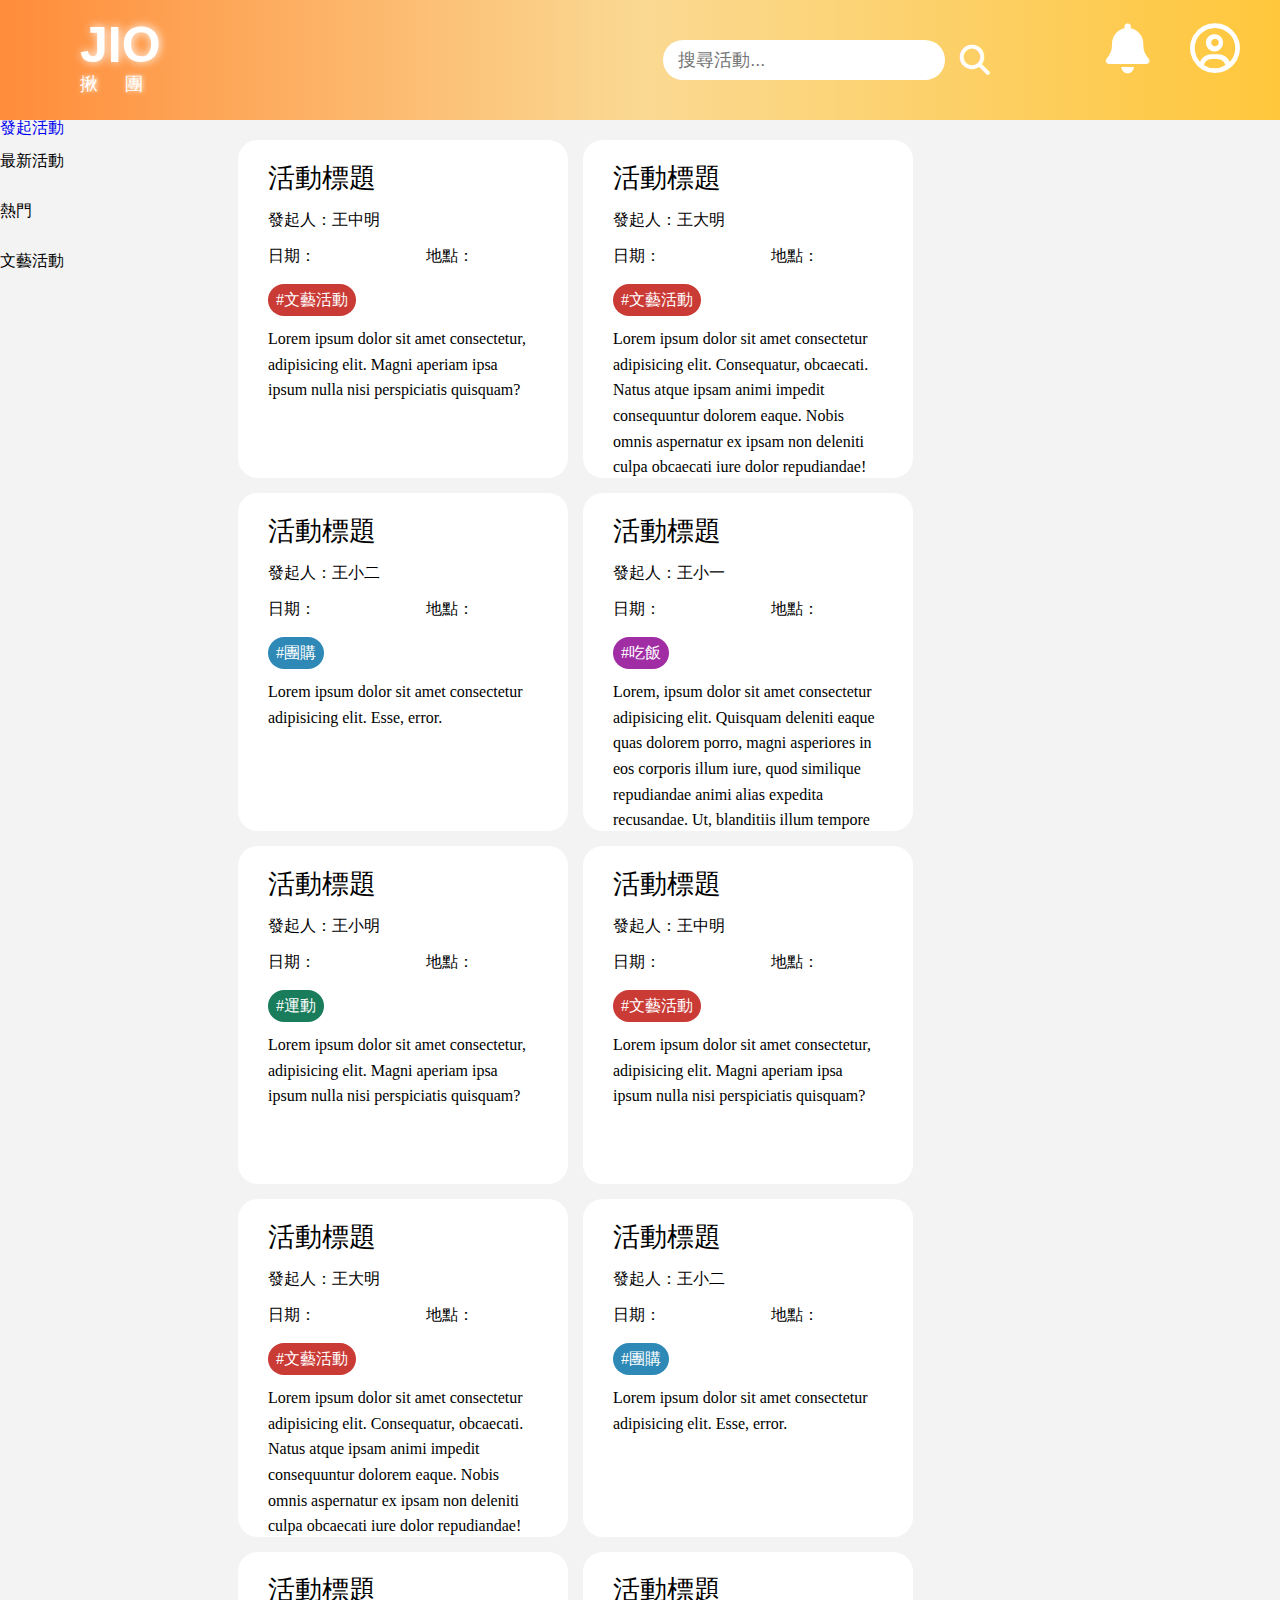
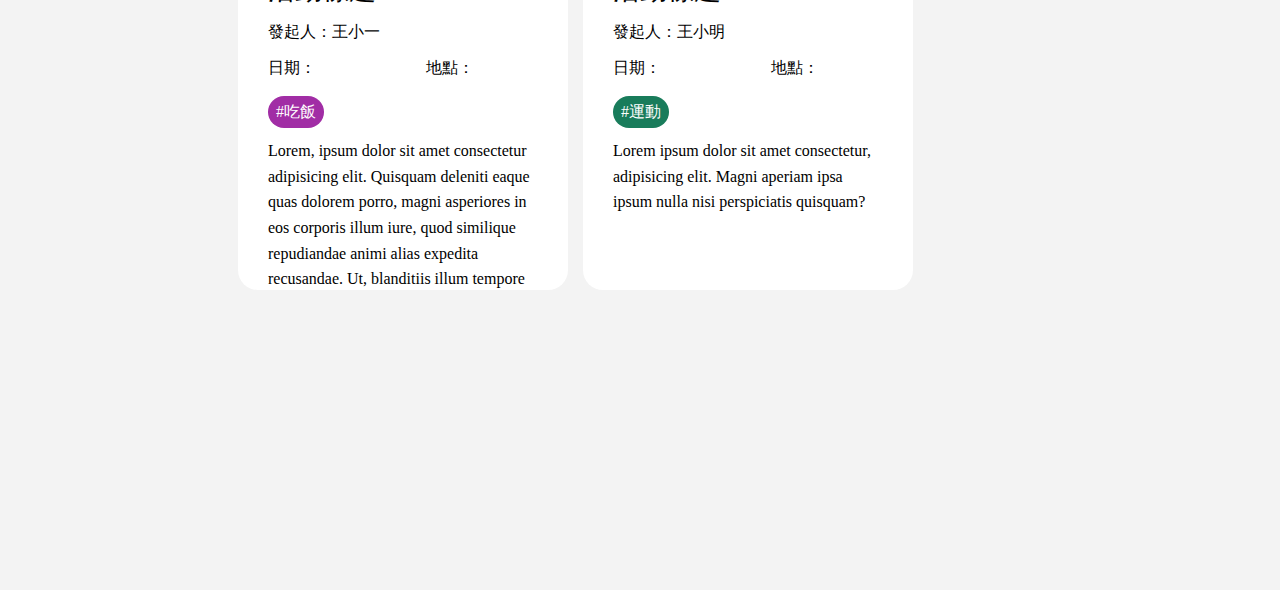
<file: index.html>
<!DOCTYPE html>
<html lang="en">
<head>
    <meta charset="UTF-8">
    <meta name="viewport" content="width=device-width, initial-scale=1.0">
    <title>揪團</title>
    <link rel="stylesheet" href="headStyle.css">
    <link rel="stylesheet" href="homepage.css">
    <link rel="stylesheet" href="https://cdnjs.cloudflare.com/ajax/libs/font-awesome/6.7.2/css/all.min.css" integrity="sha512-Evv84Mr4kqVGRNSgIGL/F/aIDqQb7xQ2vcrdIwxfjThSH8CSR7PBEakCr51Ck+w+/U6swU2Im1vVX0SVk9ABhg==" crossorigin="anonymous" referrerpolicy="no-referrer" />
</head>
<body>
    <div class="head">
        <a href="homepage.html">
        <h1>JIO</h1>
        <p>揪      團</p>
        </a>
        <ul>
            <li class="userMenu"><a href="#"><i class="fa-regular fa-circle-user"></i>
                <ol class="navMy">
                    <li><a href="profile.html"><i class="fa-solid fa-user"></i>個人檔案</a></li>
                    <li><a href="myAct.html"><i class="fa-solid fa-star"></i>我的活動</a></li>
                    <li><a href="settings.html"><i class="fa-solid fa-gear"></i>設定</a></li>
                    <li><a href="javascript:;"><i class="fa-solid fa-right-from-bracket"></i>登出</a></li>
                </ol>
            </li>
            <li class="bell"><a href="#"><i class="fa-solid fa-bell"></i></a>
                <div class="notification">
                        <i class="fa-solid fa-envelope"></i>
                        <h4>通知</h4>
                    <div class="notify-content">
                        <p>暫無通知</p>
                    </div>
                </div>
            </li>
        </ul>
        <div class="head-center">
            <input type="text" placeholder="搜尋活動...">
            <i class="fa-solid fa-magnifying-glass"></i>
        </div>
    </div>

    <div class="main">
        <div class="left-content">
            <a href="addActivity.html">發起活動</a>
<!-- ----------分類----------- -->
            <ul>
                <li><a href="#">最新活動</a></li>
                <li><a href="#">熱門</a></li>
                <!-- <li><a href="#">團購</a></li> -->
                <li><a href="#">文藝活動</a></li>
            </ul>
        </div>

<!-- ----------這些是模板---------- -->
        <div class="main-content">
            <div class="btns">
                <i class="fa-solid fa-plus"></i>
                <i class="fa-solid fa-heart"></i>
                <i class="fa-solid fa-xmark"></i>
            </div>
            <ul>
                <li>
                    <div class="top">

                        <h1>活動標題</h1>
                        <h2>發起人：<a href="javascript:;">王中明</a></h2>
                        <span>
                            <h2>日期：</h2>
                            <h2>地點：</h2>
                        </span>
                        <h3 class="art">#文藝活動</h3>
                    </div>

                    <!-- center -->
                     <p>Lorem ipsum dolor sit amet consectetur, adipisicing elit. Magni aperiam ipsa ipsum nulla nisi perspiciatis quisquam?</p>
                </li>
                <li>
                    <div class="top">
                            <h1>活動標題</h1>
                            <h2>發起人：<a href="javascript:;">王大明</a></h2>
                            <span>
                                <h2>日期：</h2>
                                <h2>地點：</h2>
                            </span>
                            <h3 class="art">#文藝活動</h3>
                    </div>

                    <!-- center -->
                     <p>Lorem ipsum dolor sit amet consectetur adipisicing elit. Consequatur, obcaecati. Natus atque ipsam animi impedit consequuntur dolorem eaque. Nobis omnis aspernatur ex ipsam non deleniti culpa obcaecati iure dolor repudiandae!</p>
                </li>
                <li>
                    <div class="top">
                            <h1>活動標題</h1>
                            <h2>發起人：<a href="javascript:;">王小二</a></h2>
                            <span>
                                <h2>日期：</h2>
                                <h2>地點：</h2>
                            </span>
                            <h3 class="shopping">#團購</h3>
                    </div>

                    <!-- center -->
                     <p>Lorem ipsum dolor sit amet consectetur adipisicing elit. Esse, error.</p>
                </li>
                <li>
                    <div class="top">

                            <h1>活動標題</h1>
                            <h2>發起人：<a href="javascript:;">王小一</a></h2>
                            <span>
                                <h2>日期：</h2>
                                <h2>地點：</h2>
                            </span>
                            <h3 class="eating">#吃飯</h3>
                    </div>

                    <!-- center -->
                     <p>Lorem, ipsum dolor sit amet consectetur adipisicing elit. Quisquam deleniti eaque quas dolorem porro, magni asperiores in eos corporis illum iure, quod similique repudiandae animi alias expedita recusandae. Ut, blanditiis illum tempore asperiores excepturi fugit! Cupiditate perspiciatis, excepturi nulla, quisquam amet optio consectetur deserunt molestias illum dignissimos, enim sed ea?</p>
                </li>
                <li>
                    <div class="top">
                            <h1>活動標題</h1>
                            <h2>發起人：<a href="javascript:;">王小明</a></h2>
                            <span>
                                <h2>日期：</h2>
                                <h2>地點：</h2>
                            </span>
                            <h3 class="sports">#運動</h3>
                    </div>

                    <!-- center -->
                     <p>Lorem ipsum dolor sit amet consectetur, adipisicing elit. Magni aperiam ipsa ipsum nulla nisi perspiciatis quisquam?</p>
                </li>
                <li>
                    <div class="top">
                            <h1>活動標題</h1>
                            <h2>發起人：<a href="javascript:;">王中明</a></h2>
                            <span>
                                <h2>日期：</h2>
                                <h2>地點：</h2>
                            </span>
                            <h3 class="art">#文藝活動</h3>
                    </div>

                    <!-- center -->
                     <p>Lorem ipsum dolor sit amet consectetur, adipisicing elit. Magni aperiam ipsa ipsum nulla nisi perspiciatis quisquam?</p>
                </li>
                <li>
                    <div class="top">
                            <h1>活動標題</h1>
                            <h2>發起人：<a href="javascript:;">王大明</a></h2>
                            <span>
                                <h2>日期：</h2>
                                <h2>地點：</h2>
                            </span>
                            <h3 class="art">#文藝活動</h3>
                    </div>

                    <!-- center -->
                     <p>Lorem ipsum dolor sit amet consectetur adipisicing elit. Consequatur, obcaecati. Natus atque ipsam animi impedit consequuntur dolorem eaque. Nobis omnis aspernatur ex ipsam non deleniti culpa obcaecati iure dolor repudiandae!</p>
                </li>
                <li>
                    <div class="top">
                            <h1>活動標題</h1>
                            <h2>發起人：<a href="javascript:;">王小二</a></h2>
                            <span>
                                <h2>日期：</h2>
                                <h2>地點：</h2>
                            </span>
                            <h3 class="shopping">#團購</h3>
                    </div>

                    <!-- center -->
                     <p>Lorem ipsum dolor sit amet consectetur adipisicing elit. Esse, error.</p>
                </li>
                <li>
                    <div class="top">
                            <h1>活動標題</h1>
                            <h2>發起人：<a href="javascript:;">王小一</a></h2>
                            <span>
                                <h2>日期：</h2>
                                <h2>地點：</h2>
                            </span>
                            <h3 class="eating">#吃飯</h3>
                    </div>

                    <!-- center -->
                     <p>Lorem, ipsum dolor sit amet consectetur adipisicing elit. Quisquam deleniti eaque quas dolorem porro, magni asperiores in eos corporis illum iure, quod similique repudiandae animi alias expedita recusandae. Ut, blanditiis illum tempore asperiores excepturi fugit! Cupiditate perspiciatis, excepturi nulla, quisquam amet optio consectetur deserunt molestias illum dignissimos, enim sed ea?</p>
                </li>
                <li>
                    <div class="top">
                            <h1>活動標題</h1>
                            <h2>發起人：<a href="javascript:;">王小明</a></h2>
                            <span>
                                <h2>日期：</h2>
                                <h2>地點：</h2>
                            </span>
                            <h3 class="sports">#運動</h3>
                    </div>

                    <!-- center -->
                     <p>Lorem ipsum dolor sit amet consectetur, adipisicing elit. Magni aperiam ipsa ipsum nulla nisi perspiciatis quisquam?</p>
                </li>

            </ul>
        </div>
    </div>

    <footer></footer>

    <script src="https://cdnjs.cloudflare.com/ajax/libs/jquery/3.7.1/jquery.min.js" integrity="sha512-v2CJ7UaYy4JwqLDIrZUI/4hqeoQieOmAZNXBeQyjo21dadnwR+8ZaIJVT8EE2iyI61OV8e6M8PP2/4hpQINQ/g==" crossorigin="anonymous" referrerpolicy="no-referrer"></script>
    <script src="homepage.js"></script>
</body>
</html>
</file>
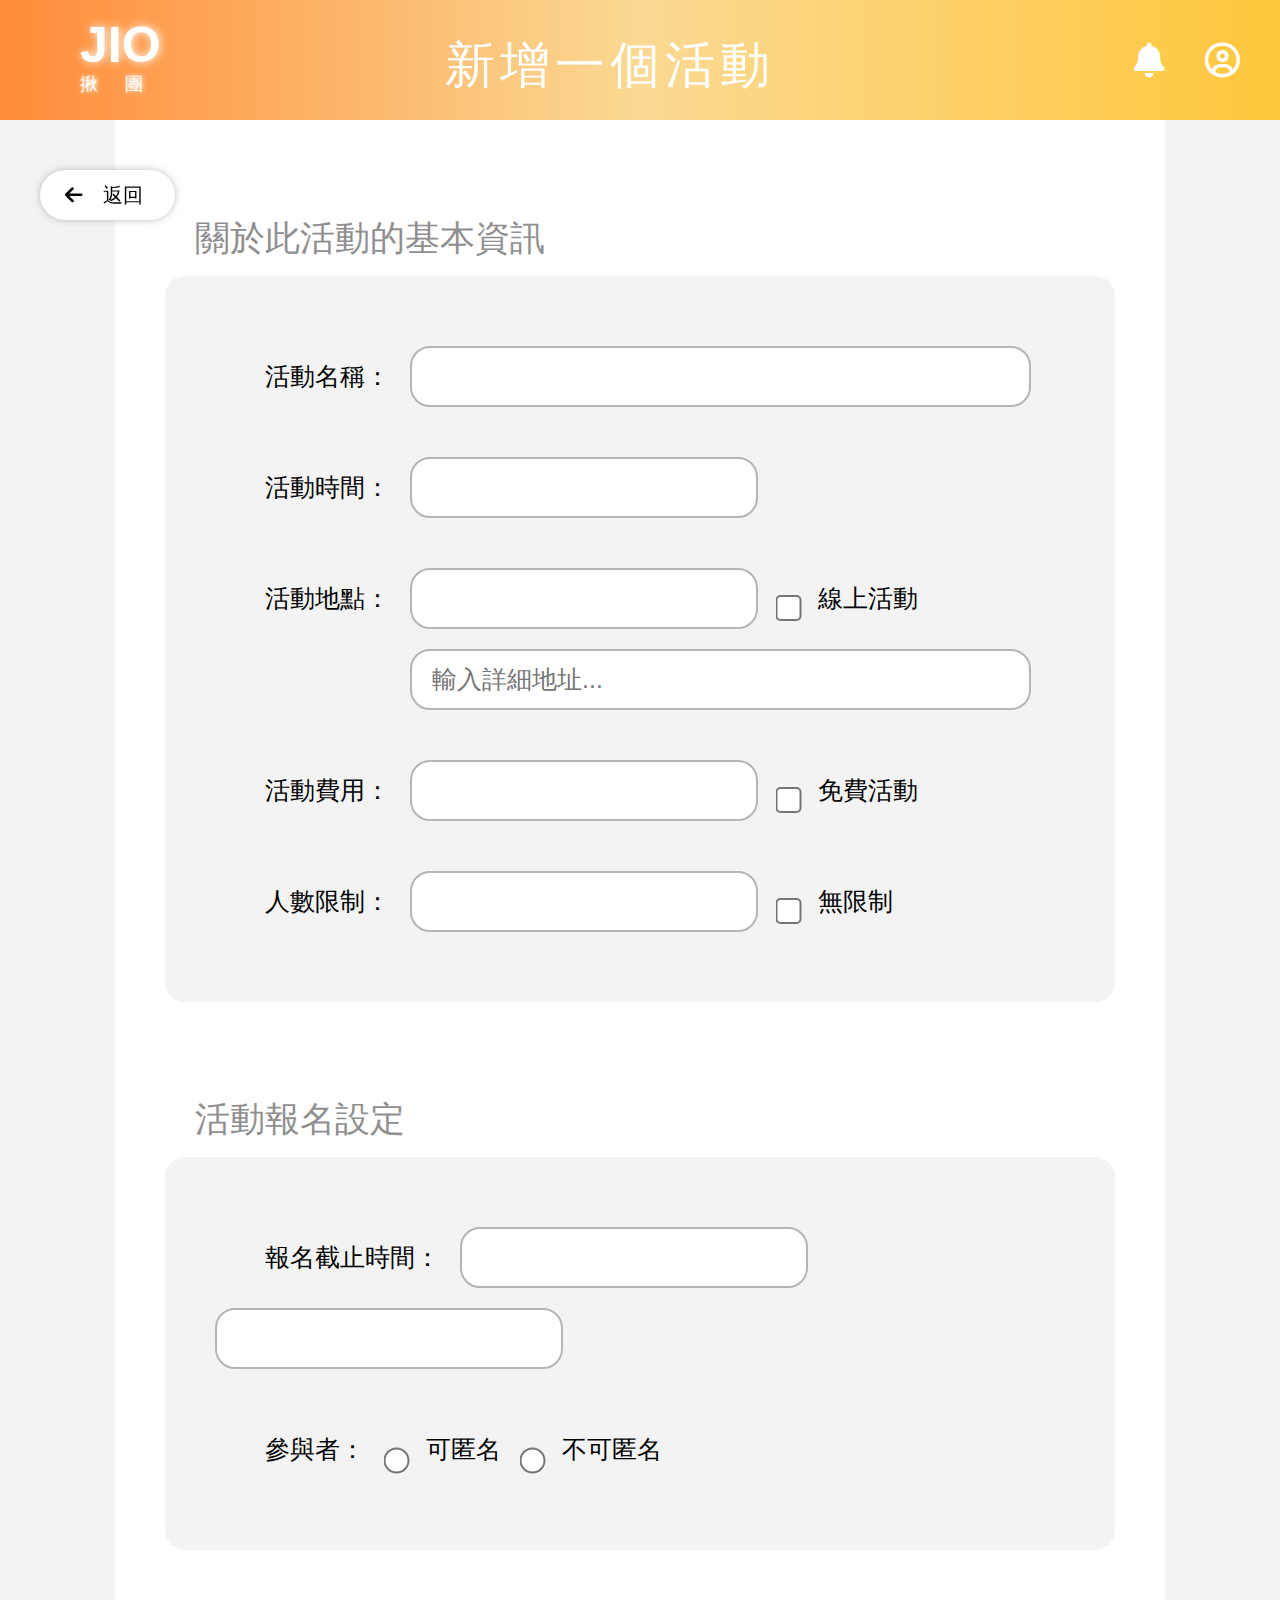
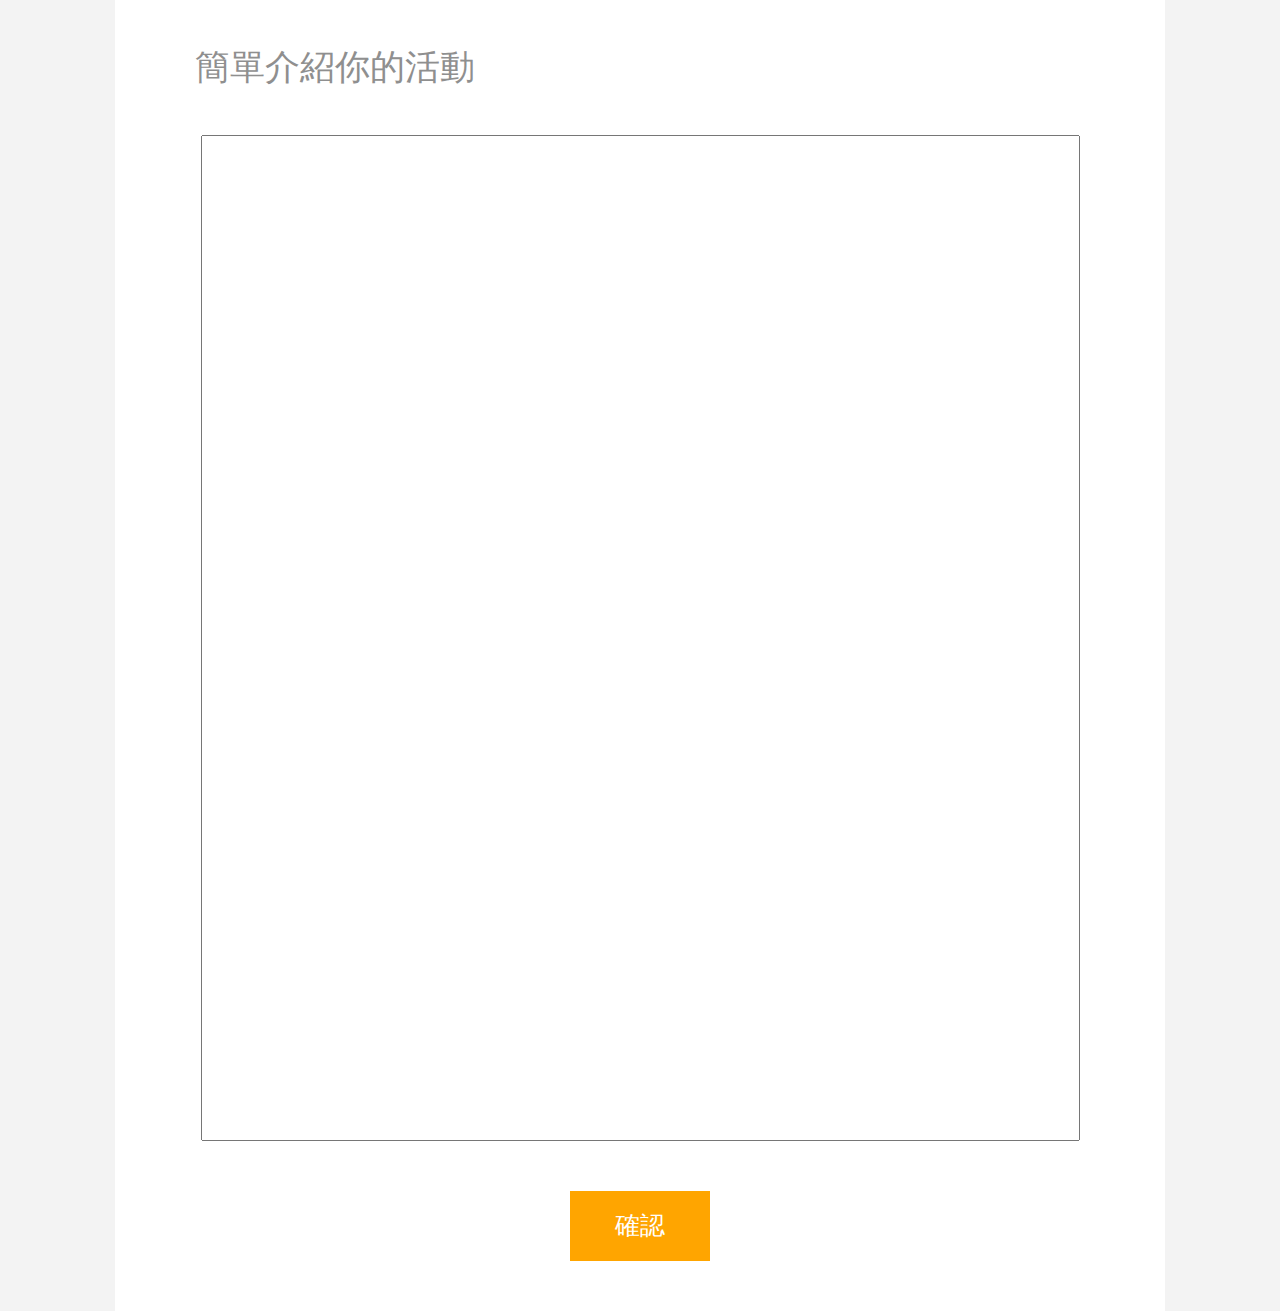
<file: addActivity.html>
<!DOCTYPE html>
<html lang="en">
<head>
    <meta charset="UTF-8">
    <meta name="viewport" content="width=device-width, initial-scale=1.0">
    <title>新增活動</title>
    <link rel="stylesheet" href="headStyle.css">
    <link rel="stylesheet" href="addActivity.css">
    <link rel="stylesheet" href="https://cdnjs.cloudflare.com/ajax/libs/font-awesome/6.7.2/css/all.min.css" integrity="sha512-Evv84Mr4kqVGRNSgIGL/F/aIDqQb7xQ2vcrdIwxfjThSH8CSR7PBEakCr51Ck+w+/U6swU2Im1vVX0SVk9ABhg==" crossorigin="anonymous" referrerpolicy="no-referrer" />
</head>
<body>
    <div class="head">
        <a href="index.html">
        <h1>JIO</h1>
        <p>揪      團</p>
        </a>
        <ul>
            <li class="nav userMenu"><i class="mainIcon fa-regular fa-circle-user"></i>
                <ol class="navMy">
                    <li><a href="profile.html"><i class="subIcon fa-solid fa-user"></i>個人檔案</a></li>
                    <li><a href="myAct.html"><i class="subIcon fa-solid fa-star"></i>我的活動</a></li>
                    <li><a href="settings.html"><i class="subIcon fa-solid fa-gear"></i>設定</a></li>
                    <li><a href="javascript:;"><i class="subIcon fa-solid fa-right-from-bracket"></i>登出</a></li>
                </ol>
            </li>
            <li class="nav bell"><i class="mainIcon fa-solid fa-bell"></i></a>
                <div class="notification">
                        <i class="fa-solid fa-envelope"></i>
                        <h4>通知</h4>
                    <div class="notify-content">
                        <p>暫無通知</p>
                    </div>
                </div>
            </li>
        </ul>
        <div class="head-center">
            <p>新增一個活動</p>
        </div>
    </div>


        <a href="index.html" class="left-button" id="backBtn">
            <i class="fa-solid fa-arrow-left"></i>
            <p>返回</p>
        </a>


    <div class="main-content">
        <div class="basic-information">
            <h1>關於此活動的基本資訊</h1>
            <ul>
                <li>
                    <h2>活動名稱：</h2>
                    <input type="text" class="actName">
                </li>
                <li>
                    <h2>活動時間：</h2>
                    <input type="text" class="actTime">

                </li>
                <li>
                    <h2>活動地點：</h2>
                    <input type="text" class="actPlace">
                    <input type="checkbox" value="online">線上活動
                    <input type="text" class="address" placeholder="輸入詳細地址...">

                </li>
                <li>
                    <h2>活動費用：</h2>
                    <input type="text" class="actPrice">
                    <input type="checkbox" value="free">免費活動

                </li>
                <li>
                    <h2>人數限制：</h2>
                    <input type="text" class="actNumOfPpl">
                    <input type="checkbox">無限制
                </li>

            </ul>
        </div>

        <div class="act-settings">
            <h1>活動報名設定</h1>
            <ul>
                <li>
                    <h2>報名截止時間：</h2>
                    <input type="text">
                    <input type="text">

                </li>
                <li>
                    <h2>參與者：</h2>
                    <input type="radio" name="anonymous">可匿名
                    <input type="radio" name="anonymous">不可匿名
                </li>
            </ul>
        </div>

        <div class="act-intro">
            <h1>簡單介紹你的活動</h1>
            <textarea name="act-intro" id="act-intro"></textarea>
        </div>



        <a href="javascript:;">確認</a>
    </div>


    <script src="https://cdnjs.cloudflare.com/ajax/libs/jquery/3.7.1/jquery.min.js" integrity="sha512-v2CJ7UaYy4JwqLDIrZUI/4hqeoQieOmAZNXBeQyjo21dadnwR+8ZaIJVT8EE2iyI61OV8e6M8PP2/4hpQINQ/g==" crossorigin="anonymous" referrerpolicy="no-referrer"></script>
    <script src="addAct.js"></script>
</body>
</html>
</file>
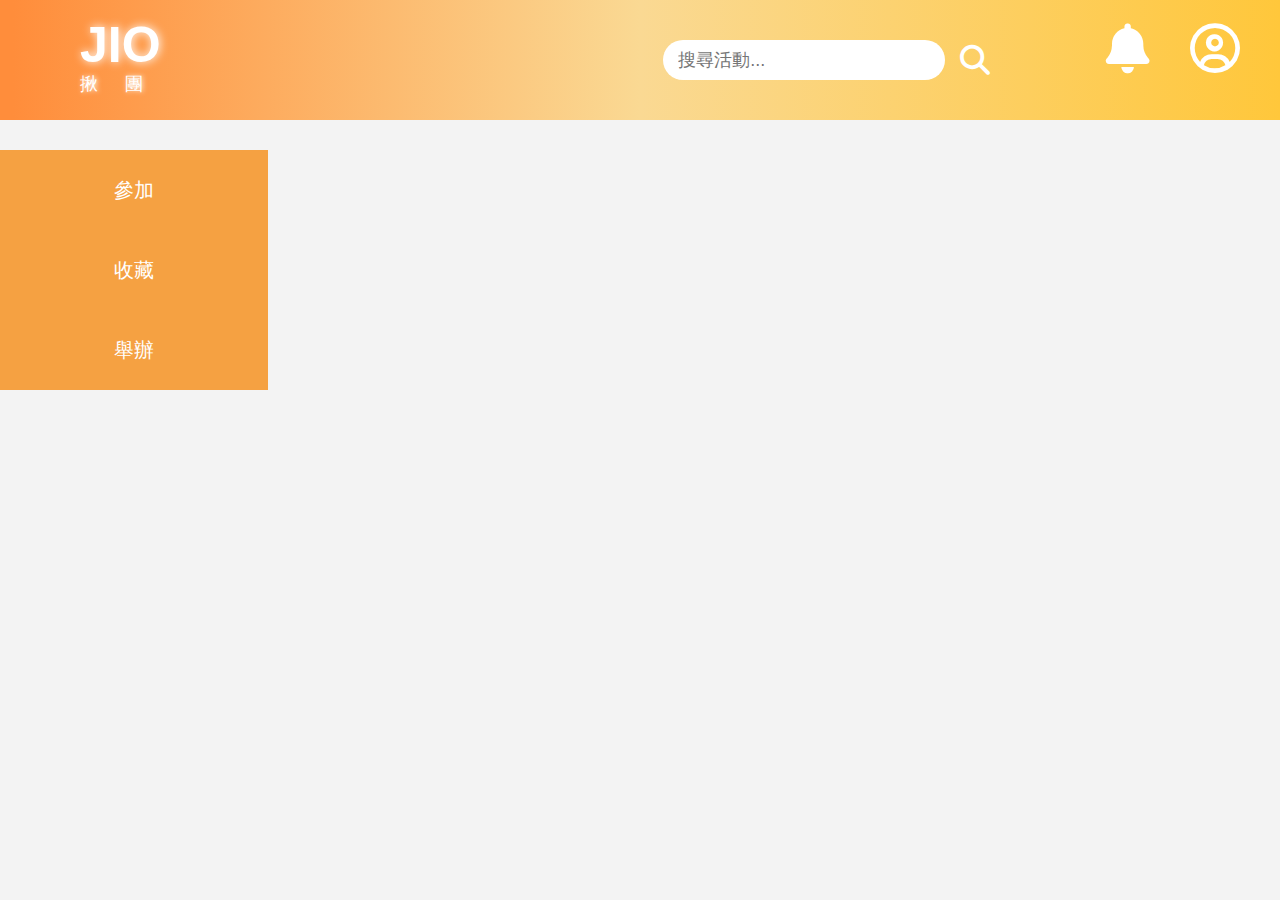
<file: myAct.html>
<!DOCTYPE html>
<html lang="en">
<head>
    <meta charset="UTF-8">
    <meta name="viewport" content="width=device-width, initial-scale=1.0">
    <title>我的活動</title>
    <link rel="stylesheet" href="headStyle.css">
    <link rel="stylesheet" href="https://cdnjs.cloudflare.com/ajax/libs/font-awesome/6.7.2/css/all.min.css" integrity="sha512-Evv84Mr4kqVGRNSgIGL/F/aIDqQb7xQ2vcrdIwxfjThSH8CSR7PBEakCr51Ck+w+/U6swU2Im1vVX0SVk9ABhg==" crossorigin="anonymous" referrerpolicy="no-referrer" />
    <link rel="stylesheet" href="myAct.css">
    <style>
        body{
            font-family: '微軟正黑體';
        }
    </style>
</head>
<body>
    <div class="head">
        <a href="homepage.html">
        <h1>JIO</h1>
        <p>揪      團</p>
        </a>
        <ul>
            <li class="userMenu"><a href="#"><i class="fa-regular fa-circle-user"></i>
                <ol class="navMy">
                    <li><a href="profile.html"><i class="fa-solid fa-user"></i>個人檔案</a></li>
                    <li><a href="myAct.html"><i class="fa-solid fa-star"></i>我的活動</a></li>
                    <li><a href="settings.html"><i class="fa-solid fa-gear"></i>設定</a></li>
                    <li><a href="javascript:;"><i class="fa-solid fa-right-from-bracket"></i>登出</a></li>
                </ol>
            </li>
            <li class="bell"><a href="#"><i class="fa-solid fa-bell"></i></a>
                <div class="notification">
                        <i class="fa-solid fa-envelope"></i>
                        <h4>通知</h4>
                    <div class="notify-content">
                        <p>暫無通知</p>
                    </div>
                </div>
            </li>
        </ul>
        <div class="head-center">
            <input type="text" placeholder="搜尋活動...">
            <i class="fa-solid fa-magnifying-glass"></i>
        </div>
    </div>

    <div class="left-content">
        <ul>
            <li><a href="#">參加</a></li>
            <li><a href="#">收藏</a></li>
            <li><a href="#">舉辦</a></li>
        </ul>
    </div>
    
</body>
</html>
</file>
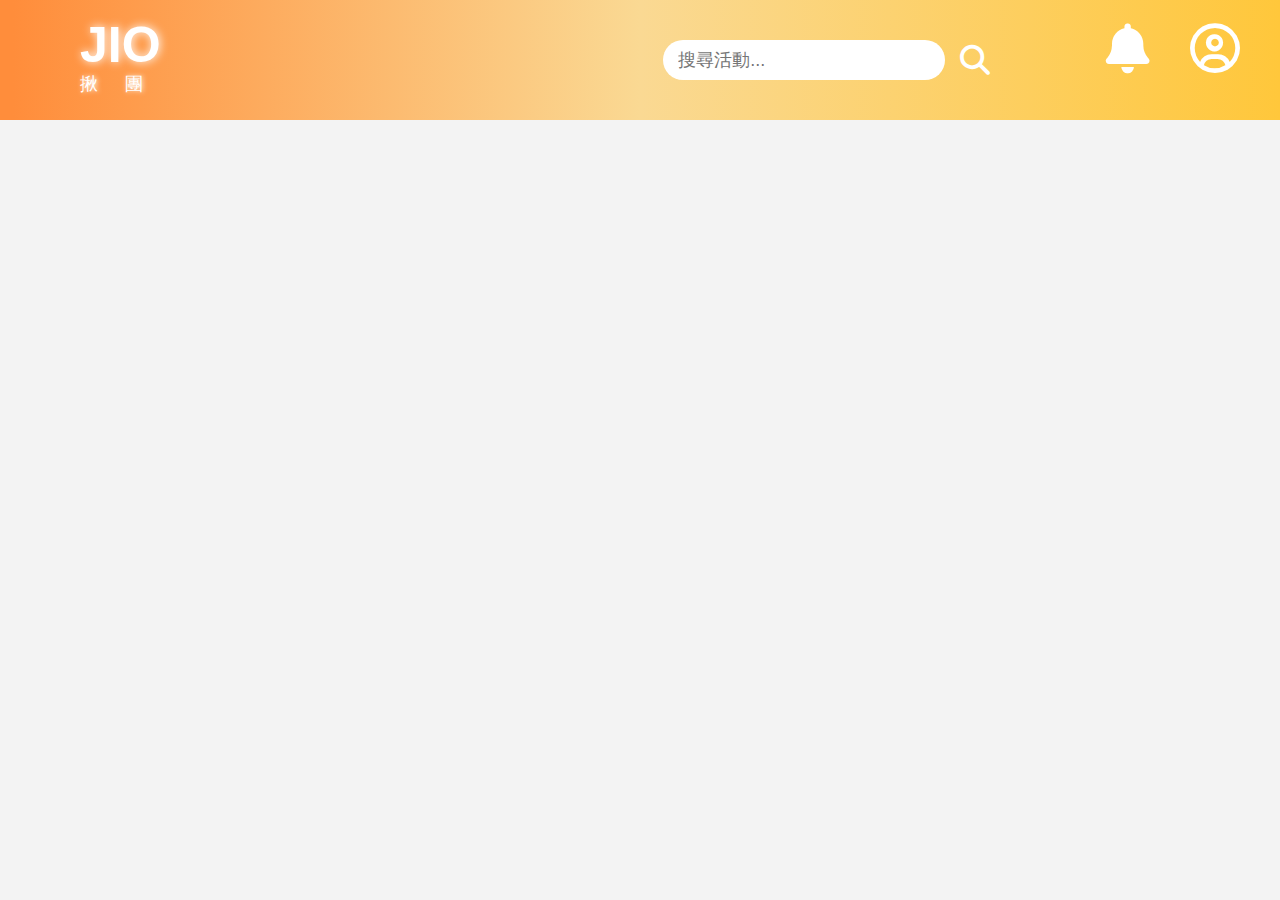
<file: profile.html>
<!DOCTYPE html>
<html lang="en">
<head>
    <meta charset="UTF-8">
    <meta name="viewport" content="width=device-width, initial-scale=1.0">
    <title>個人檔案</title>
    <link rel="stylesheet" href="headStyle.css">
    <link rel="stylesheet" href="https://cdnjs.cloudflare.com/ajax/libs/font-awesome/6.7.2/css/all.min.css" integrity="sha512-Evv84Mr4kqVGRNSgIGL/F/aIDqQb7xQ2vcrdIwxfjThSH8CSR7PBEakCr51Ck+w+/U6swU2Im1vVX0SVk9ABhg==" crossorigin="anonymous" referrerpolicy="no-referrer" />
</head>
<body>
    <div class="head">
        <a href="homepage.html">
        <h1>JIO</h1>
        <p>揪      團</p>
        </a>
        <ul>
            <li class="userMenu"><a href="#"><i class="fa-regular fa-circle-user"></i>
                <ol class="navMy">
                    <li><a href="profile.html"><i class="fa-solid fa-user"></i>個人檔案</a></li>
                    <li><a href="myAct.html"><i class="fa-solid fa-star"></i>我的活動</a></li>
                    <li><a href="settings.html"><i class="fa-solid fa-gear"></i>設定</a></li>
                    <li><a href="javascript:;"><i class="fa-solid fa-right-from-bracket"></i>登出</a></li>
                </ol>
            </li>
            <li class="bell"><a href="#"><i class="fa-solid fa-bell"></i></a>
                <div class="notification">
                        <i class="fa-solid fa-envelope"></i>
                        <h4>通知</h4>
                    <div class="notify-content">
                        <p>暫無通知</p>
                    </div>
                </div>
            </li>
        </ul>
        <div class="head-center">
            <input type="text" placeholder="搜尋活動...">
            <i class="fa-solid fa-magnifying-glass"></i>
        </div>
    </div>
    
</body>
</html>
</file>
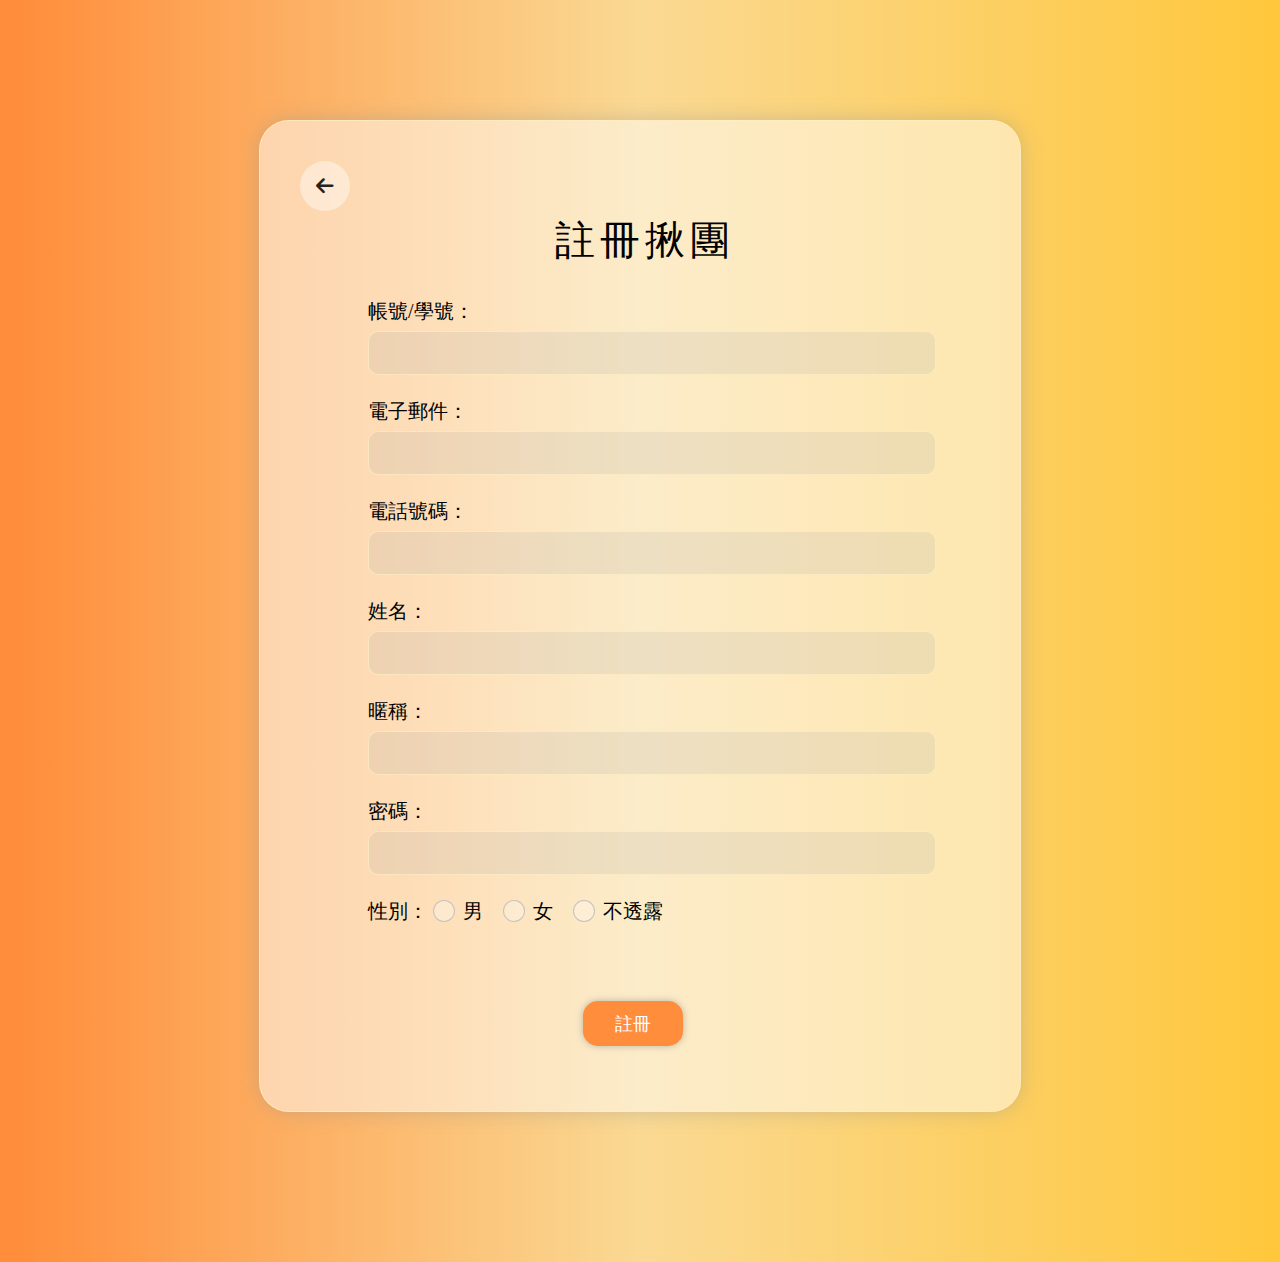
<file: register.html>
<!DOCTYPE html>
<html lang="en">
<head>
    <meta charset="UTF-8">
    <meta name="viewport" content="width=device-width, initial-scale=1.0">
    <title>登入揪團</title>
    <link rel="stylesheet" href="register.css">
    <link rel="stylesheet" href="https://cdnjs.cloudflare.com/ajax/libs/font-awesome/6.7.2/css/all.min.css" integrity="sha512-Evv84Mr4kqVGRNSgIGL/F/aIDqQb7xQ2vcrdIwxfjThSH8CSR7PBEakCr51Ck+w+/U6swU2Im1vVX0SVk9ABhg==" crossorigin="anonymous" referrerpolicy="no-referrer" />

</head>
<body>
    <div class="container">
        <a href="login.html" class="loginLink"><i class="fa-solid fa-arrow-left"></i> </a>

            <h1>註冊揪團</h1>
            <div class="loginArea">
                <ul>
                    <li>帳號/學號：<input type="text"></li>
                    <li>電子郵件：<input type="text"></li>
                    <li>電話號碼：<input type="text"></li>
                    <li>姓名：<input type="text"></li>
                    <li>暱稱：<input type="text"></li>
                    <li>密碼：<input type="password"></li>
                    <li class="gender">性別：
                        <!--  -->
                            <input type="radio" id="male" name="gender" value="male">
                            <label for="male">男</label>
                          
                            <input type="radio" id="female" name="gender" value="female">
                            <label for="female">女</label>

                            <input type="radio" id="null" name="gender" value="null">
                            <label for="null">不透露</label>
                    </li>
                    <li class="btns"><button type="submit" class="registerBtn">註冊</button>
                    </li>
                </ul>

            </div>

    </div>

    <footer style="height: 150px;"></footer>
</body>
</html>
</file>
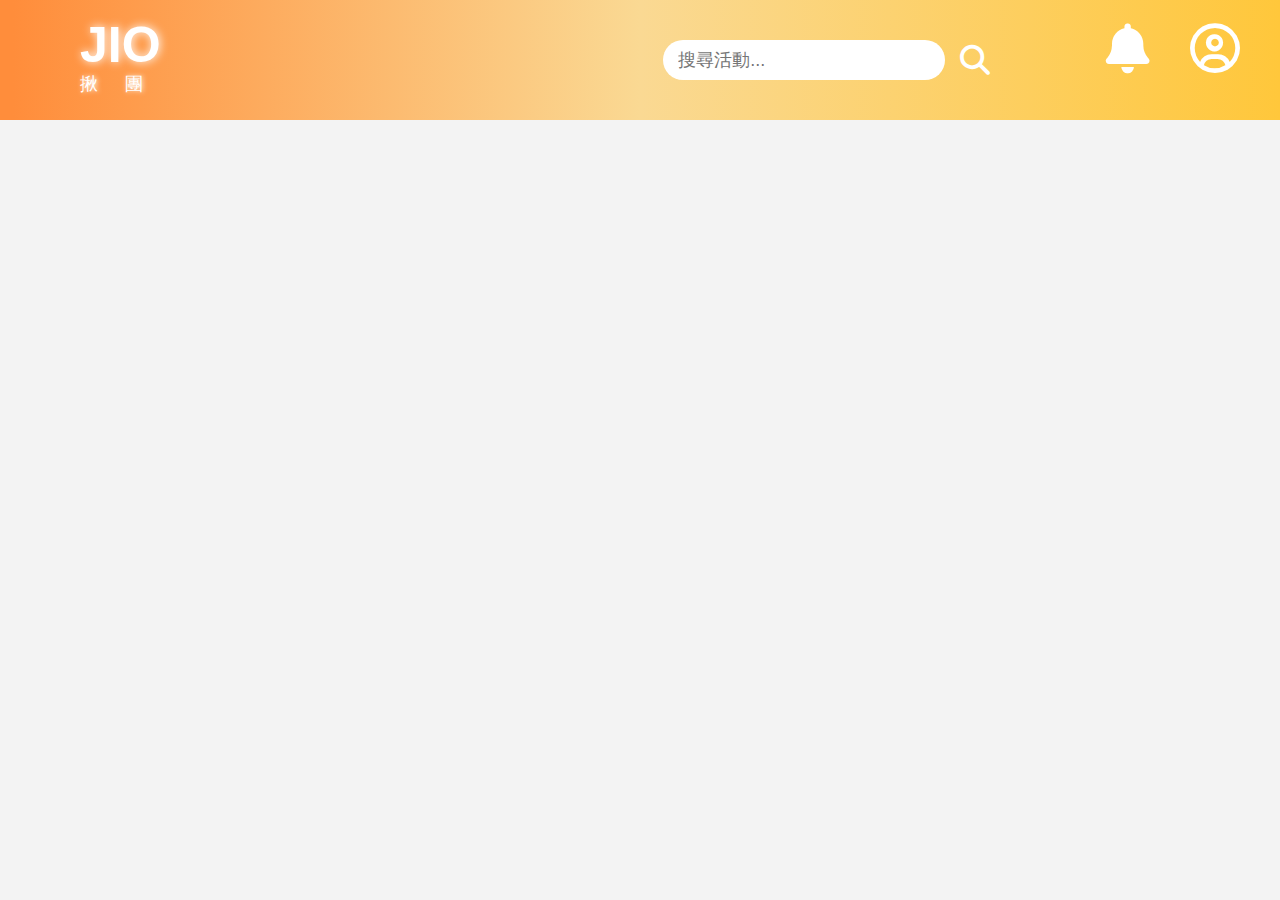
<file: settings.html>
<!DOCTYPE html>
<html lang="en">
<head>
    <meta charset="UTF-8">
    <meta name="viewport" content="width=device-width, initial-scale=1.0">
    <title>設定</title>
    <link rel="stylesheet" href="headStyle.css">
    <link rel="stylesheet" href="https://cdnjs.cloudflare.com/ajax/libs/font-awesome/6.7.2/css/all.min.css" integrity="sha512-Evv84Mr4kqVGRNSgIGL/F/aIDqQb7xQ2vcrdIwxfjThSH8CSR7PBEakCr51Ck+w+/U6swU2Im1vVX0SVk9ABhg==" crossorigin="anonymous" referrerpolicy="no-referrer" />
</head>
<body>
    <div class="head">
        <a href="homepage.html">
        <h1>JIO</h1>
        <p>揪      團</p>
        </a>
        <ul>
            <li class="userMenu"><a href="#"><i class="fa-regular fa-circle-user"></i>
                <ol class="navMy">
                    <li><a href="profile.html"><i class="fa-solid fa-user"></i>個人檔案</a></li>
                    <li><a href="myAct.html"><i class="fa-solid fa-star"></i>我的活動</a></li>
                    <li><a href="settings.html"><i class="fa-solid fa-gear"></i>設定</a></li>
                    <li><a href="javascript:;"><i class="fa-solid fa-right-from-bracket"></i>登出</a></li>
                </ol>
            </li>
            <li class="bell"><a href="#"><i class="fa-solid fa-bell"></i></a>
                <div class="notification">
                        <i class="fa-solid fa-envelope"></i>
                        <h4>通知</h4>
                    <div class="notify-content">
                        <p>暫無通知</p>
                    </div>
                </div>
            </li>
        </ul>
        <div class="head-center">
            <input type="text" placeholder="搜尋活動...">
            <i class="fa-solid fa-magnifying-glass"></i>
        </div>
    </div>
    
</body>
</html>
</file>
<file: homepage.css>
/* ----------main----------- */
/* -------left-------- */
.main{

}

.left-content{
    float: left;
    width: 238px;
    z-index: 100;
    position: relative;

}

.left-content a{
    display: block;
    text-decoration: none;
    cursor: pointer;
}

.left-content i{
    margin: 0 10px;
}

.left-content .actRaising{
    font-size: 23px;
    line-height: 70px;
    text-align: center;
    height: 70px;
    width: 190px;
    border-radius: 20px;
    background: linear-gradient(90deg,rgba(255, 163, 92, 1) 3%, rgba(255, 202, 69, 1) 100%);
    color: white;
    border: 0;
    margin: 20px 24px;

    transition: .2s;

}

.left-content .actSort{
    font-size: 23px;
    margin: 15px;
    margin-top: 40px;
}

.left-content ol{
    border: 0 solid rgb(31, 29, 112);
    margin: 0 auto;
}

.left-content .actFilter li{
    font-size: 16px;
    height: 50px;
    padding-left: 10px;
}

.left-content .actFilter li:hover{
    font-size: 20px;
    transform: scale(1.1);
    box-shadow: 0 0 5px 3px rgba(128, 128, 128, 0.416);
    background-color: rgb(249, 249, 249);
}

.left-content li a{
    text-decoration: none;
    color: black;

    height: 100%;
    line-height: 50px;
    transition: .2s;
}

/* ---------------center---------------- */
.main-content{
    width: 1050px;
    margin: 0 auto;
    position: relative;
}

.main-content ul{
    padding-top: 20px;
    /* padding-left: 20px; */
    display: flex;
    flex-wrap: wrap;
    gap: 15px; /* 控制 li 之間的間距 */
    align-items: flex-start;

}

.main-content li{
    width: 330px;
    height: 329px;
    overflow: hidden;
    padding-bottom: 9px;

    background-color: white;
    border-radius: 20px;

    position: relative;

    transition: .2s;
}

.main-content li:hover{
    box-shadow: 0 0 5px 3px rgba(128, 128, 128, 0.416);

}

.top{
    width: 100%;


}

.top h2,.top h3,.main-content p{
    margin: 0 30px 20px;

    font-size: 1em;
    display: block;
}


.top h1{
    margin: 25px 30px 20px;

    font-size: 1.7em;
    display: block;
}

.top span{
    display: flex;

}
.top h2{
    margin-right: 80px;
}

.top h2 a{
    text-decoration: none;
    color: black;
}

.top h2 a:hover{
    text-decoration: underline;
}

.top h3{
    display: inline-block;
    padding: 8px;
    color: white;
    border-radius: 20px;
    margin-bottom: 10px;
}

.sports{
    background-color: rgb(25, 124, 91);
}

.art{
    background-color: rgb(202, 59, 54);
}

.shopping{
    background-color: rgb(47, 137, 182);
}

.eating{
    background-color: rgb(161, 45, 165);
}

.main-content li p{
    line-height: 1.6;
    margin-bottom: 0;
}

/* ------------放大版------------- */
.main-content .detailed{
    width: 900px;
    height: auto;
    position: fixed;
    top: 50px;
    left: 290px;
    padding: 10px;
    float: none;
    z-index: 300;

    box-shadow: 0 0 5px 3px rgba(128, 128, 128, 0.416);
}

.main-content .btns{
    display: none;
    font-size: 35px;
    margin-right: 20px;

    position: fixed;
    top: 80px;
    right: 310px;
    z-index: 500;

    cursor: pointer;
}

.main-content .detailed h1{
    font-size: 40px;
}

.detailed h2,.detailed h3,.detailed p{
    font-size: 20px;
    margin-bottom: 40px;
}

/* --------------footer----------------- */
footer{
    height: 300px;
}
</file>
<file: addActivity.css>
/* ----------head-center----------- */
.head-center p{
    font-size: 50px;
    letter-spacing: 5px;
    color: white;
    text-align: center;
    margin: 0 auto;
    margin-top: 40px;
}

/* ---------main-content---------- */
.main-content{
    width: 1050px;
    margin: 0 auto;
    background-color: #fff;
    box-sizing: border-box;
    padding: 1px 40px 50px;
    /* padding-top: 1px;
    padding-bottom: 50px; */
    font-size: 25px;
}

.main-content h1{
    font-size: 35px;
    margin: 20px;
    margin-left: 40px;
    margin-top: 100px;
    color: rgb(143, 143, 143);

}

.main-content h2{
    margin-left: 50px;
}

.main-content ul{
    background-color: rgb(243, 243, 243);
    margin: 0 10px;
    padding: 20px 0;
    border-radius: 20px;
}

.main-content li{
    display: flex;
    flex-wrap: wrap;

    margin: 50px;
    gap: 20px;

    min-height: 61px;
    line-height: 61px;

}

.main-content input[type="text"]{
    font-size: 25px;
    height: 55px;

    border: 2px solid rgb(181, 181, 181);
    border-radius: 20px;
    padding-left: 20px;
}

.main-content input[type="checkbox"], .main-content input[type="radio"]{
    transform: scale(2);
    margin-top: 22px;
}

.main-content a{
    display: block;
    width: 140px;
    height: 70px;
    margin: 0 auto;
    text-decoration: none;
    background-color: orange;
    color: white;
    line-height: 70px;
    text-align: center;
}

/* ---------basic-information---------- */
.basic-information{}

.basic-information h1{}

.basic-information h2{}

.basic-information ul{}

.basic-information li{}

.basic-information input[type="text"]{}

input.actName, input.address{
    width: 70%;
}

input.address{
    margin-left: 195px;
}

.basic-information input[type="checkbox"]{}

/* ---------act-settings---------- */
.act-settings{}

.act-settings h1{}

.act-settings h2{}

.act-settings ul{}

.act-settings li{}

.act-settings input[type="text"]{}

/* ---------act-intro---------- */
.act-intro{}

.act-intro h1{}

.act-intro h2{}

.act-intro ul{}

.act-intro li{}

.act-intro textarea{
    display: block;
    resize: none;
    width: 90%;
    height: 1000px;
    font-size: 25px;
    line-height: 1.5;
    margin: 50px auto;

}

/* -------------left--------------- */

.left-button{
    /* float: left;
    box-sizing: border-box; */

    position: fixed;
    top: 170px;
    left: 40px;

    background-color: #fff;
    height: 50px;
    width: 120px;
    /* margin-top: 40px; */
    /* margin-left: 50px; */
    padding-left: 15px;
    border-radius: 35px;

    text-decoration: none;
    color: #000;

    display: block;
    box-shadow: 0 0 7px rgba(128, 128, 128, 0.52);

    transition: color .2s, background-color .2s, box-shadow .2s, transform .2s;
}

.left-button i, .left-button p{
    font-size: 20px;
    margin: 0 10px;
    line-height: 50px;
    float: left;

}

.left-button:hover{
    color: white;
    background-color: gray;
    box-shadow: 0 0 5px gray;

    transform: scale(1.1);

}
</file>
<file: headStyle.css>
@import url('reset.css');

body{
    font-family: '微軟正黑體';
    background-color: rgb(243, 243, 243);
    height: 100%;
    width: 100%;
}

.head{
    height: 120px;
    background: linear-gradient(90deg,rgba(255, 141, 59, 1) 1%, rgba(250, 217, 147, 1) 50%, rgba(255, 199, 59, 1) 100%);  

    position: relative;

}

.head a h1{
    font-size: 50px;
    font-family: Arial, Helvetica, sans-serif;
    font-weight: bolder;
    color: white;
    text-shadow: 1px 0 10px rgb(255, 255, 255);
    float: left;
    margin: 20px 0 10px 80px;

}

.head a p{
    display: block;
    font-size: 18px;
    position: absolute;
    top: 60px;
    left: 50px;
    margin: 15px 30px 0;
    color: white;
    text-shadow: 1px 0 5px rgb(255, 255, 255);
    white-space: pre;
}

.head-center{
    height: 100%;
    margin: 0 auto;
    box-sizing: border-box;

    display: flex;
    justify-content: right;
}

.head-center input{
    display: block;
    height: 10px;
    width: 28%;
    font-size: 18px;
    border: 0 solid rgb(107, 107, 107);
    border-radius: 50px;
    padding: 15px;
    margin-left: 200px;
    margin-top: 40px;
}

.head-center .fa-solid{
    font-size: 30px;
    margin: 45px 70px 0 15px;
}

.head ul{
    float: right;
    width: 200px;
    margin-right: 20px;

}

.head ul li{
    float: right;
    margin: 0 20px;

}

.head .loginBtn{
    background-color: #fff;
    height: 50px;
    width: 80px;
    border-radius: 35px;

    text-decoration: none;
    color: #000;
    font-size: 18px;
    margin: 35px 10px;
    line-height: 50px;
    text-align: center;

    display: block;
    box-shadow: 0 0 7px rgba(128, 128, 128, 0.52);

    transition: color .2s, background-color .2s, box-shadow .2s, transform .2s;
}

.head .loginBtn:hover{
    color: white;
    background-color: rgb(47, 74, 182);
    box-shadow: 0 0 5px gray;

    transform: scale(1.1);
}

.head li .mainIcon{
    font-size: 35px;
    line-height: 120px;
}

.userMenu{
    position: relative;
    z-index: 100;
}

.navMy{
    display: none;
    float: right;
    width: 250px;
    position: absolute;
    right: -10px;
    top: 80px;
    border-radius: 20px;
    background-color: rgb(253, 226, 158);
    padding-bottom: 15px;
    box-shadow: 0 0 8px rgba(178, 178, 178, 0.792);
    
}

.userMenu .navMy li{
    display: block;
    width: 90%;
    height: 50px;
    background-color: rgb(231, 174, 49);
    border-radius: 50px;
    margin: 15px 15px 0;
    padding-left: 20px;
    box-sizing: border-box;    
}

.userMenu .navMy li:hover{
    background-color: rgb(138, 111, 61);
}

.userMenu .navMy i{
    margin-left: 10px;
    margin-right: 20px;
    font-size: 18px;
}

.userMenu .navMy a{
    text-decoration: none;
    font-size: 18px;
    line-height: 50px;
    color: white;
}

.userMenu:hover .navMy{
    display: block;

}

.bell{
    position: relative;
    z-index: 200;
}

.bell .notification{
    display: none;
    float: right;
    width: 350px;
    position: absolute;
    right: -10px;
    top: 80px;
    border-radius: 20px;
    background-color: rgb(255, 197, 71);
    padding-bottom: 15px;
    box-shadow: 0 0 8px rgba(178, 178, 178, 0.792);
    box-sizing: border-box;
}

.bell:hover .notification{
    display: block;

}

.bell .notification i{
    float: left;
}

.bell .notification i:hover{
    cursor: default;
    color: white;
}

.bell .notification i, .bell .notification h4{
    font-size: 25px;
    line-height: 25px;
    margin: 15px;
    margin-left: 35px;
    color: white;
}

.bell .notify-content{
    margin: 0 10px;
    background-color: white;
    height: 430px;
    border-radius: 15px;
}

.bell .notify-content p{
    text-align: center;
    line-height: 430px;
    font-size: 20px;
    color: #b8b8b8;
}

.head ul a{
    display: block;
    font-size: 50px;
    line-height: 100px;
}

.head i{
    color: white;
}

.head i:hover{
    color: rgb(230, 230, 230);
    cursor: pointer;
}

/* -------------hidden setting--------------- */
.hidden{
    display: none !important;
}
/* ---------------------------- */
</file>
<file: myAct.css>
@import url('reset.css');

/* -------left-------- */
.left-content{
    float: left;
    width: 268px;
    margin-top: 30px;

}

.left-content > a:first-child{
    display: inline-block;
    text-decoration: none;
    font-size: 25px;
    line-height: 80px;
    text-align: center;
    height: 80px;
    width: 220px;
    border-radius: 20px;
    background: linear-gradient(90deg,rgba(255, 163, 92, 1) 3%, rgba(255, 202, 69, 1) 100%);
    color: white;
    border: 0;
    margin: 20px 24px;

    transition: .2s;

}

.left-content ul li:hover{
    box-shadow: 0 0 5px 3px rgba(128, 128, 128, 0.416);
    transform: scale(1.1);
    background-color: rgb(255, 168, 70);
}

.left-content ul{
    font-size: 20px;
    text-align: center;
}

.left-content ul li{
    height: 80px;
    background-color: rgb(245, 161, 66);

}

.left-content li a{
    text-decoration: none;
    color: white;

    display: block;
    height: 100%;
    line-height: 80px;
    transition: .2s;
}

.left-content ul a p{
    float: left;
    box-sizing: border-box;
}
</file>
<file: register.css>
@import url('reset.css');
body{
    font-family: '微軟正黑體';
    font-size: 20px;
    background: linear-gradient(90deg,rgba(255, 141, 59, 1) 1%, rgba(250, 217, 147, 1) 50%, rgba(255, 199, 59, 1) 100%);  
}

.container{
    background-color: rgba(255, 255, 255, 0.495);
    border: 1px solid rgba(255, 239, 194, 0.726);
    box-shadow: 0 0 20px rgba(145, 145, 145, 0.394);

    width: 680px;
    border-radius: 30px;
    margin: 0 auto;
    margin-top: 120px;

    padding: 40px;
    overflow: hidden;
}

.loginLink{
    display: block;
    height: 50px; width: 50px;
    border-radius: 30px;

    text-decoration: none;
    background-color: #ffffff6c;
    text-align: center;
    line-height: 50px;
}

i{
    color: rgb(35, 35, 35);
}

.loginLink:hover{
    background-color: #5e5e5e5a;
}

.loginLink:hover i{
    color: white;
}


img{
    width: 80%;
    margin-left: 30px;
    border-radius: 30px;
}

h1{
    text-align: center;
    font-size: 40px;
    font-weight: 400;
    margin: 10px 0 40px 10px;
    letter-spacing: 5px;
}

li{
    margin: 30px auto;
    width: 80%;
    height: 70px;
    
}

input[type="text"], input[type="password"]{
    width: 100%;
    height: 40px;
    font-size: 20px;

    border: 1px solid rgba(255, 239, 194, 0.726);
    border-radius: 10px;
    padding-left: 20px;
    margin: 10px 0;

    background-color: rgba(168, 168, 168, 0.171);
    color: rgb(50, 50, 50);
}


input[type="radio"]{
    display: none; /* 隱藏原本的按鈕 */
}

label{
    cursor: pointer;
    position: relative;
    padding-left: 30px; /* 留空間放圓圈 */
    margin-right: 15px;
}

label::before{
    content: "";
    position: absolute;
    left: 0;
    top: 50%;
    transform: translateY(-50%);
    width: 20px;
    height: 20px;
    border: 1px solid #bdbdbddd;
    border-radius: 50%;
    background: #ffffff49;
}

input[type="radio"]:checked + label::before{
    background: #ff941b;
    border-color: #ff941b;
}

.btns{
    width: fit-content;
    margin: 0 auto;
    margin-top: 30px;

}

.registerBtn{
    border: 0;
    background-color: rgba(255, 141, 59, 1);
    height: 45px;
    width: 100px;
    border-radius: 15px;
    font-size: 18px;
    margin-right: 15px;

    color: white;
    line-height: 45px;

    box-shadow: 0 0 7px rgba(128, 128, 128, 0.52);

    transition: color .2s, background-color .2s, box-shadow .2s, transform .2s;
}

.registerBtn:hover{
    cursor: pointer;
    color: white;
    background-color: rgb(47, 74, 182);
    box-shadow: 0 0 5px gray;

    transform: scale(1.1);
}
</file>
